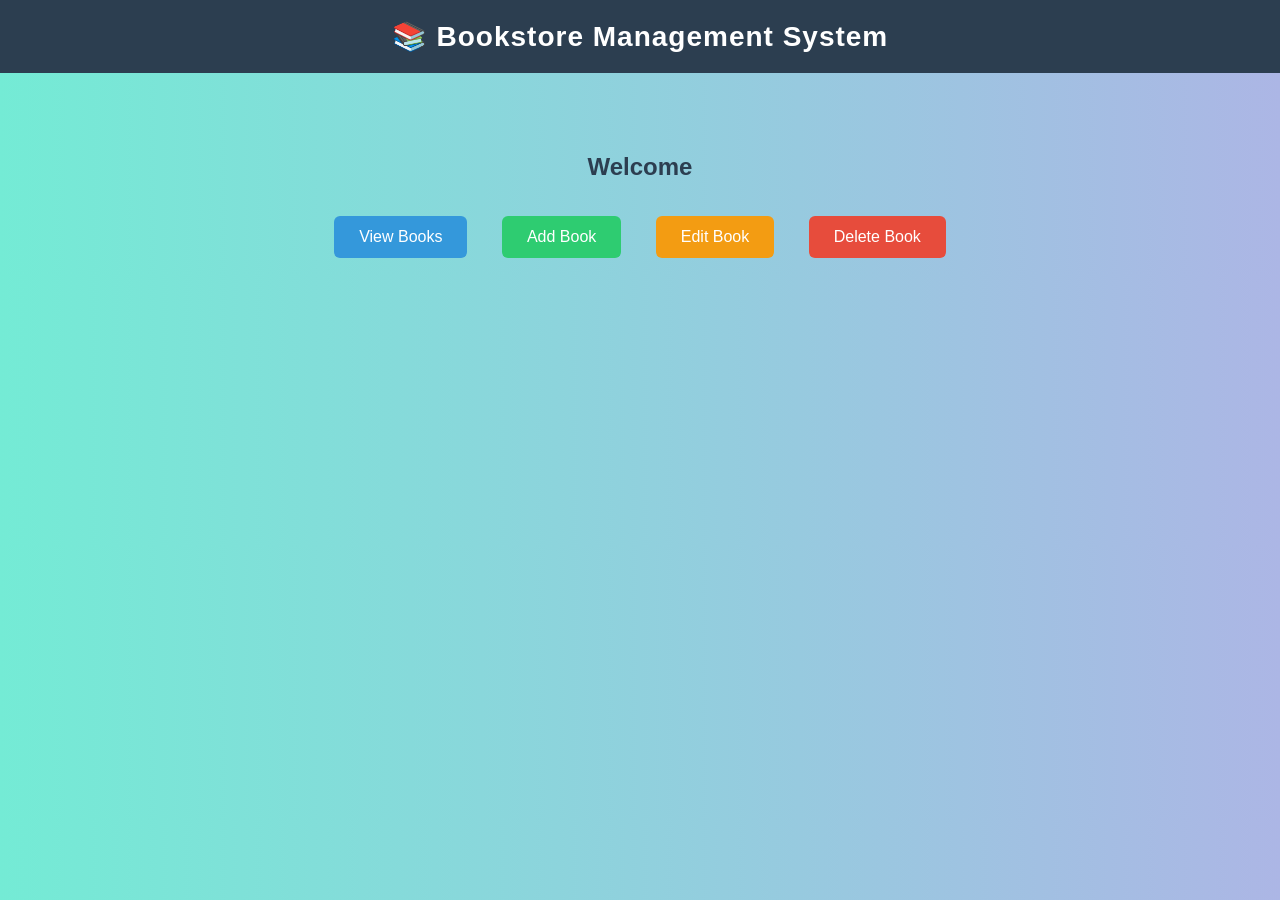
<file: Assignment No.7/BookStoreApp/index.html>
<!DOCTYPE html>
<html>
<head>
    <title>Bookstore Management System</title>

    <style>
        body {
            margin: 0;
            font-family: Arial, sans-serif;
            background: linear-gradient(to right, #74ebd5, #ACB6E5);
            text-align: center;
        }

        .header {
            background-color: #2c3e50;
            color: white;
            padding: 20px;
            font-size: 28px;
            font-weight: bold;
            letter-spacing: 1px;
        }

        .container {
            margin-top: 80px;
        }

        h2 {
            color: #2c3e50;
        }

        .btn {
            display: inline-block;
            padding: 12px 25px;
            margin: 15px;
            font-size: 16px;
            border-radius: 6px;
            text-decoration: none;
            color: white;
            transition: 0.3s;
        }

        .view {
            background-color: #3498db;
        }

        .add {
            background-color: #2ecc71;
        }

        .edit {
            background-color: #f39c12;
        }

        .delete {
            background-color: #e74c3c;
        }

        .btn:hover {
            opacity: 0.85;
            transform: scale(1.05);
        }
    </style>
</head>

<body>

<div class="header">
    📚 Bookstore Management System
</div>

<div class="container">
    <h2>Welcome</h2>

    <a href="BookServlet" class="btn view">View Books</a>
    <a href="addBook.html" class="btn add">Add Book</a>
    <a href="editBook.html" class="btn edit">Edit Book</a>
    <a href="deleteBook.html" class="btn delete">Delete Book</a>
</div>

</body>
</html>
</file>
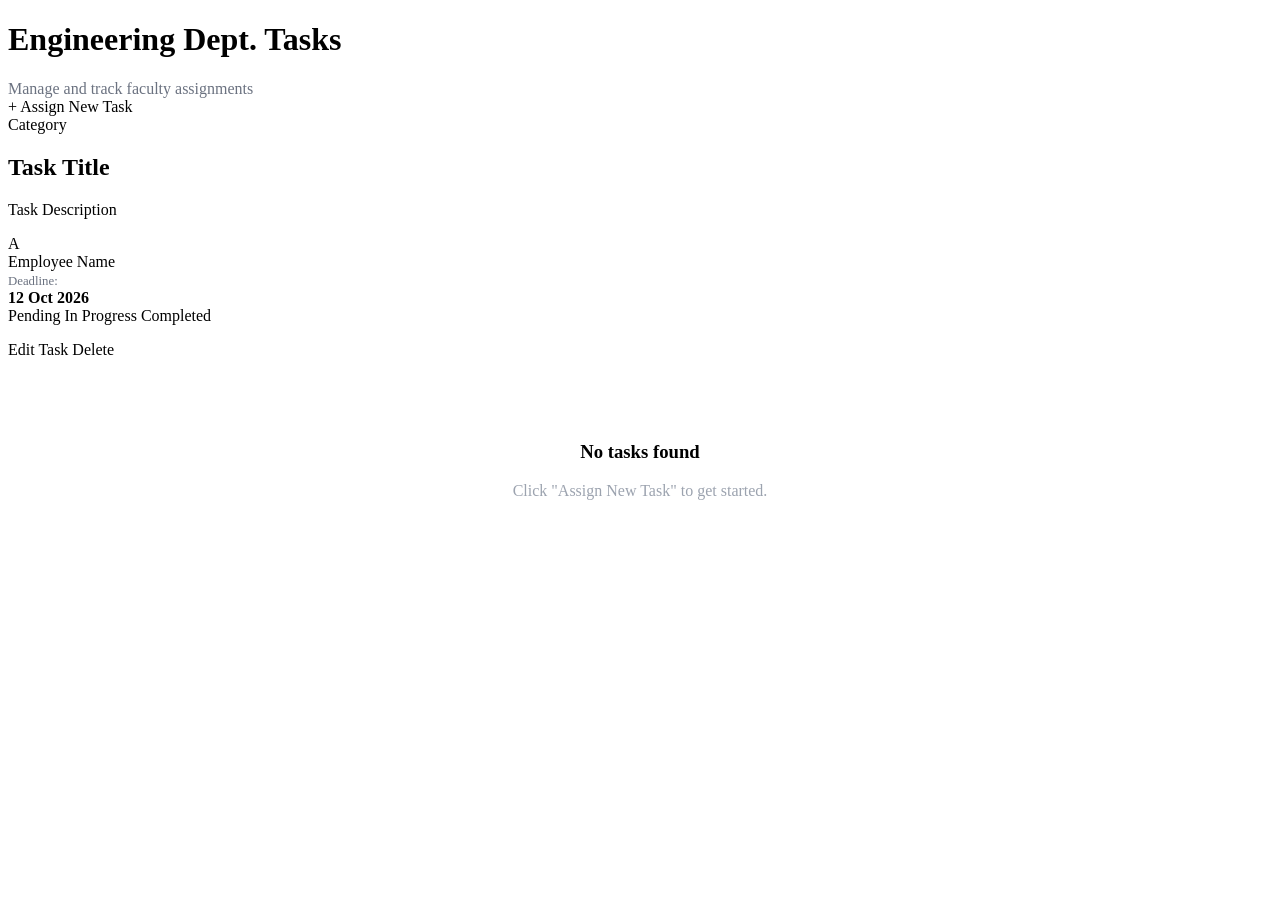
<file: Assignment No.9/target/classes/templates/index.html>
<!DOCTYPE html>
<html lang="en" xmlns:th="http://www.thymeleaf.org">
<head>
    <meta charset="UTF-8">
    <meta name="viewport" content="width=device-width, initial-scale=1.0">
    <title>Employee Task Management - Eng Dept</title>
    <link rel="stylesheet" th:href="@{/css/style.css}">
</head>
<body>
    <div class="container">
        <header class="glass-header">
            <div>
                <h1>Engineering Dept. Tasks</h1>
                <p style="margin: 0.5rem 0 0 0; color: #6b7280;">Manage and track faculty assignments</p>
            </div>
            <a th:href="@{/showNewTaskForm}" class="btn-primary">+ Assign New Task</a>
        </header>

        <div class="tasks-grid">
            <div th:each="task : ${listTasks}" class="task-card">
                <div class="task-category" th:text="${task.category}">Category</div>
                <h2 class="task-title" th:text="${task.title}">Task Title</h2>
                <p class="task-desc" th:text="${task.description}">Task Description</p>
                
                <div class="task-meta">
                    <div class="assignee">
                        <div class="avatar" th:text="${#strings.substring(task.employee.name,0,1)}">A</div>
                        <span th:text="${task.employee.name}">Employee Name</span>
                    </div>
                </div>

                <div class="task-meta" style="margin-bottom: 1rem;">
                    <div>
                        <span style="color: #6b7280; font-size: 0.8rem;">Deadline:</span><br>
                        <strong th:text="${#temporals.format(task.dueDate, 'dd MMM yyyy')}">12 Oct 2026</strong>
                    </div>
                    <div>
                        <span th:if="${task.status == 'Pending'}" class="badge badge-pending">Pending</span>
                        <span th:if="${task.status == 'In Progress'}" class="badge badge-progress">In Progress</span>
                        <span th:if="${task.status == 'Completed'}" class="badge badge-completed">Completed</span>
                    </div>
                </div>

                <div class="task-actions">
                    <a th:href="@{/showFormForUpdate/{id}(id=${task.id})}" class="btn-small btn-edit">Edit Task</a>
                    <a th:href="@{/deleteTask/{id}(id=${task.id})}" class="btn-small btn-delete" onclick="return confirm('Are you sure you want to delete this task?')">Delete</a>
                </div>
            </div>
            
            <div th:if="${#lists.isEmpty(listTasks)}" style="grid-column: 1 / -1; text-align: center; padding: 4rem; background: var(--card-bg); border-radius: 1rem; border: 1px dashed var(--primary-color);">
                <h3 style="color: var(--text-muted);">No tasks found</h3>
                <p style="color: #9ca3af;">Click "Assign New Task" to get started.</p>
            </div>
        </div>
    </div>
</body>
</html>
</file>
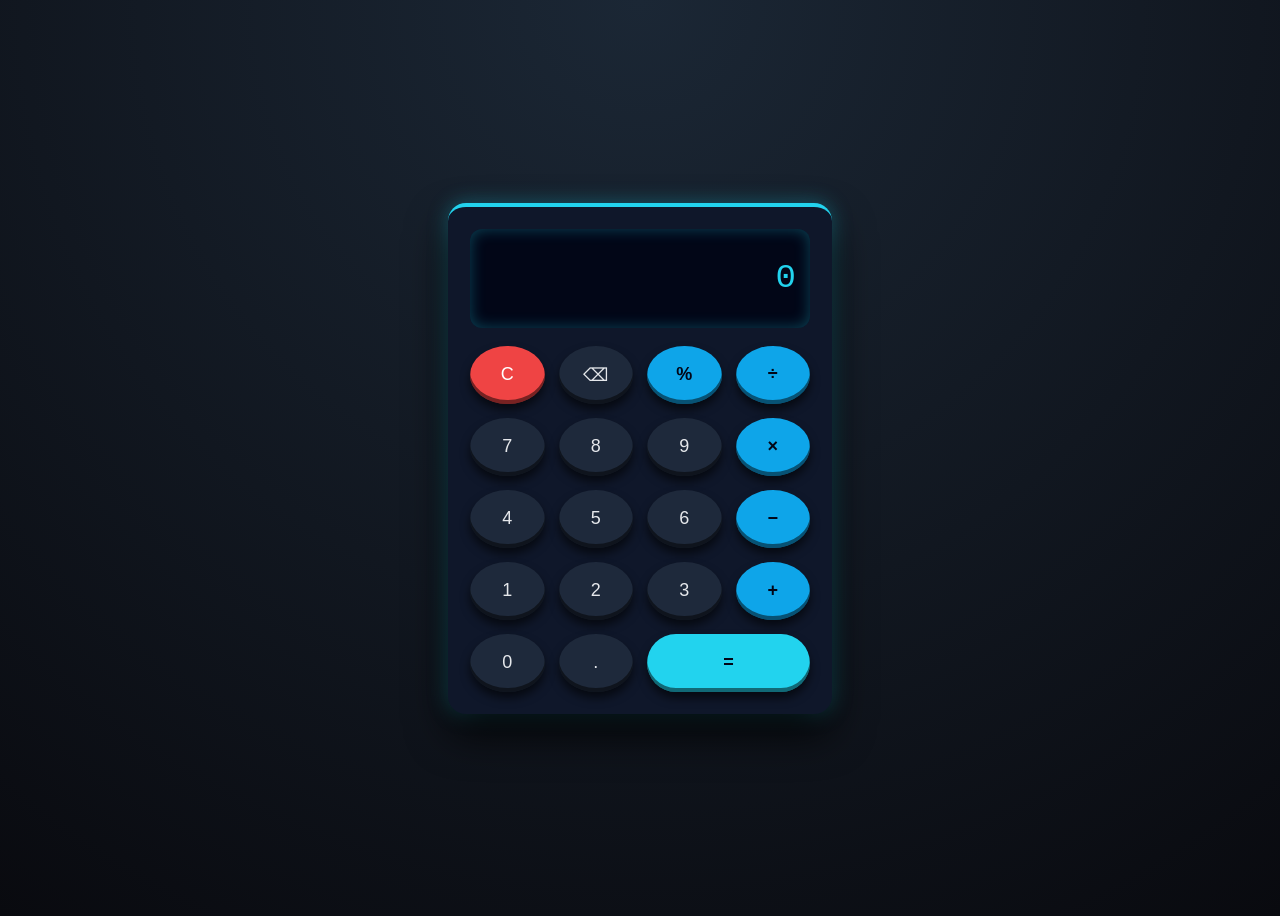
<file: Assignment No.3/Calculator/calculator.html>
<!DOCTYPE html>
<html lang="en">
<head>
<meta charset="UTF-8">
<title>CASIO Calculator</title>
<meta name="viewport" content="width=device-width, initial-scale=1.0">

<style>
/* ================= BACKGROUND ================= */
body {
    height: 100vh;
    display: flex;
    justify-content: center;
    align-items: center;
    background: radial-gradient(circle at top, #1b2735, #090a0f);
    font-family: 'Segoe UI', sans-serif;
}

/* ================= CALCULATOR CARD ================= */
.calculator {
    width: 340px;
    padding: 22px;
    border-radius: 18px;
    background: #0f172a;
    border-top: 4px solid #22d3ee;
    box-shadow:
        0 20px 40px rgba(0,0,0,0.8),
        0 0 20px rgba(34,211,238,0.4);
}

/* ================= DISPLAY ================= */
.display {
    height: 75px;
    border-radius: 12px;
    background: #020617;
    color: #22d3ee;
    font-size: 34px;
    padding: 12px;
    display: flex;
    align-items: center;
    justify-content: flex-end;
    font-family: 'Courier New', monospace;
    letter-spacing: 2px;
    box-shadow: inset 0 0 15px rgba(34,211,238,0.3);
    overflow-x: auto;
}

/* ================= BUTTON GRID ================= */
.buttons {
    margin-top: 18px;
    display: grid;
    grid-template-columns: repeat(4, 1fr);
    gap: 14px;
}

/* ================= BUTTON ================= */
button {
    height: 58px;
    border-radius: 50%;
    border: none;
    font-size: 18px;
    color: #e5e7eb;
    cursor: pointer;
    background: #1e293b;
    box-shadow:
        inset 0 -4px 0 rgba(0,0,0,0.5),
        0 6px 10px rgba(0,0,0,0.6);
    transition: 0.15s;
}

button:hover {
    background: #334155;
}

button:active {
    transform: scale(0.95);
}

/* ================= SPECIAL BUTTONS ================= */
.operator {
    background: #0ea5e9;
    color: #020617;
    font-weight: bold;
}

.equal {
    grid-column: span 2;
    border-radius: 30px;
    background: #22d3ee;
    color: #020617;
    font-weight: bold;
}

.clear {
    background: #ef4444;
    color: white;
}
</style>
</head>

<body>

<div class="calculator">
    <div class="display" id="display">0</div>

    <div class="buttons">
        <button class="clear" onclick="clearDisplay()">C</button>
        <button onclick="deleteLast()">⌫</button>
        <button class="operator" onclick="appendValue('%')">%</button>
        <button class="operator" onclick="appendValue('/')">÷</button>

        <button onclick="appendValue('7')">7</button>
        <button onclick="appendValue('8')">8</button>
        <button onclick="appendValue('9')">9</button>
        <button class="operator" onclick="appendValue('*')">×</button>

        <button onclick="appendValue('4')">4</button>
        <button onclick="appendValue('5')">5</button>
        <button onclick="appendValue('6')">6</button>
        <button class="operator" onclick="appendValue('-')">−</button>

        <button onclick="appendValue('1')">1</button>
        <button onclick="appendValue('2')">2</button>
        <button onclick="appendValue('3')">3</button>
        <button class="operator" onclick="appendValue('+')">+</button>

        <button onclick="appendValue('0')">0</button>
        <button onclick="appendValue('.')">.</button>
        <button class="equal" onclick="calculate()">=</button>
    </div>
</div>

<script>
let display = document.getElementById("display");

function appendValue(value) {
    if (display.innerText === "0") {
        display.innerText = value;
    } else {
        display.innerText += value;
    }
}

function clearDisplay() {
    display.innerText = "0";
}

function deleteLast() {
    display.innerText = display.innerText.slice(0, -1) || "0";
}

function calculate() {
    try {
        display.innerText = eval(display.innerText);
    } catch {
        display.innerText = "Error";
    }
}

/* Keyboard Support */
document.addEventListener("keydown", (e) => {
    if ("0123456789+-*/.%".includes(e.key)) appendValue(e.key);
    if (e.key === "Enter") calculate();
    if (e.key === "Backspace") deleteLast();
    if (e.key === "Escape") clearDisplay();
});
</script>

</body>
</html>
</file>
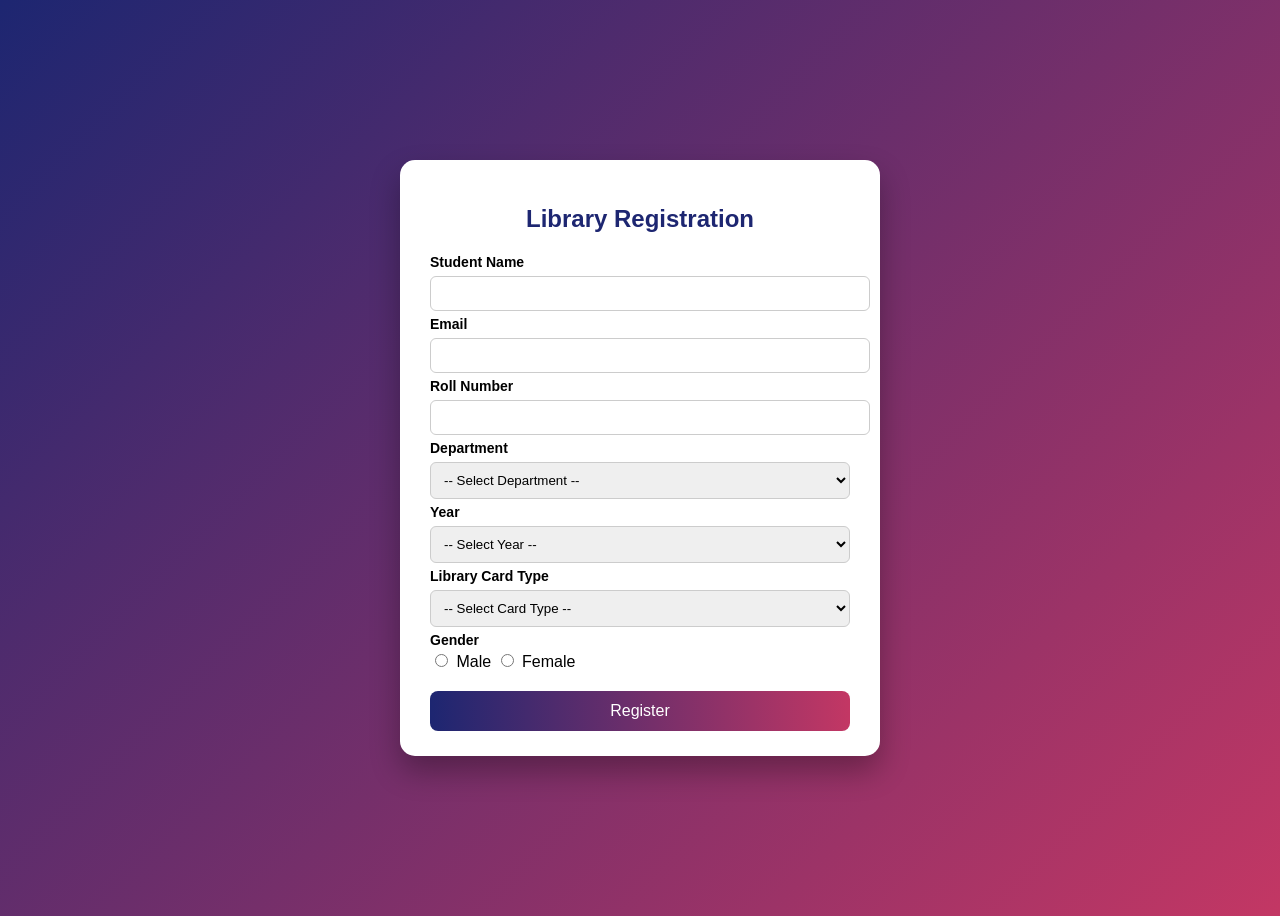
<file: Assignment No.3/Validation/validation.html>
<!DOCTYPE html>
<html lang="en">
<head>
<meta charset="UTF-8">
<title>Library Management System</title>

<style>
    body {
        background: linear-gradient(135deg, #1d2671, #c33764);
        font-family: Arial, sans-serif;
        display: flex;
        justify-content: center;
        align-items: center;
        height: 100vh;
    }

    .form-box {
        background: #ffffff;
        padding: 25px 30px;
        width: 420px;
        border-radius: 15px;
        box-shadow: 0 15px 30px rgba(0,0,0,0.3);
        animation: fadeIn 0.8s ease;
    }

    @keyframes fadeIn {
        from { opacity: 0; transform: translateY(20px); }
        to { opacity: 1; transform: translateY(0); }
    }

    h2 {
        text-align: center;
        color: #1d2671;
        margin-bottom: 20px;
    }

    label {
        font-weight: bold;
        font-size: 14px;
    }

    input, select {
        width: 100%;
        padding: 9px;
        margin-top: 5px;
        margin-bottom: 4px;
        border-radius: 6px;
        border: 1px solid #ccc;
        transition: 0.3s;
    }

    input:focus, select:focus {
        border-color: #1d2671;
        box-shadow: 0 0 6px rgba(29,38,113,0.5);
        outline: none;
    }

    .error {
        color: red;
        font-size: 12px;
        display: none;
        margin-bottom: 8px;
    }

    .valid {
        border-color: green !important;
    }

    .invalid {
        border-color: red !important;
    }

    .gender {
        margin-bottom: 10px;
    }

    .gender input {
        width: auto;
        margin-right: 4px;
    }

    button {
        width: 100%;
        padding: 11px;
        background: linear-gradient(to right, #1d2671, #c33764);
        color: white;
        font-size: 16px;
        border: none;
        border-radius: 8px;
        cursor: pointer;
        margin-top: 10px;
        transition: 0.3s;
    }

    button:hover {
        transform: scale(1.03);
        box-shadow: 0 6px 15px rgba(0,0,0,0.3);
    }
</style>
</head>

<body>

<div class="form-box">
    <h2>Library Registration</h2>

    <form onsubmit="return validateForm()">

        <label>Student Name</label>
        <input type="text" id="name" oninput="checkField(this)">
        <div class="error">Name is required</div>

        <label>Email</label>
        <input type="email" id="email" oninput="checkField(this)">
        <div class="error">Email is required</div>

        <label>Roll Number</label>
        <input type="text" id="roll" oninput="checkField(this)">
        <div class="error">Roll number is required</div>

        <label>Department</label>
        <select id="department" onchange="checkField(this)">
            <option value="">-- Select Department --</option>
            <option>Information Technology</option>
            <option>Mechanical</option>
            <option>Civil</option>
            <option>Computer</option>
            <option>Mechatronics</option>
            <option>Structural</option>
            <option>Electrical</option>
        </select>
        <div class="error">Please select department</div>

        <label>Year</label>
        <select id="year" onchange="checkField(this)">
            <option value="">-- Select Year --</option>
            <option>First Year</option>
            <option>Second Year</option>
            <option>Third Year</option>
            <option>Final Year</option>
        </select>
        <div class="error">Please select year</div>

        <label>Library Card Type</label>
        <select id="card" onchange="checkField(this)">
            <option value="">-- Select Card Type --</option>
            <option>Regular</option>
            <option>DSY</option>
        </select>
        <div class="error">Please select card type</div>

        <label>Gender</label>
        <div class="gender">
            <input type="radio" name="gender"> Male
            <input type="radio" name="gender"> Female
        </div>

        <button type="submit">Register</button>
    </form>
</div>

<script>
function checkField(input) {
    let error = input.nextElementSibling;
    if (input.value.trim() === "") {
        input.classList.add("invalid");
        input.classList.remove("valid");
        if (error) error.style.display = "block";
    } else {
        input.classList.add("valid");
        input.classList.remove("invalid");
        if (error) error.style.display = "none";
    }
}

function validateForm() {
    let inputs = document.querySelectorAll("input, select");
    let gender = document.querySelector('input[name="gender"]:checked');

    for (let input of inputs) {
        if (input.value === "") {
            alert("⚠️ Please fill all the fields!");
            return false;
        }
    }

    if (gender === null) {
        alert("⚠️ Please select gender!");
        return false;
    }

    alert("✅ Library Registration Successful!");
    return true;
}
</script>

</body>
</html>
</file>
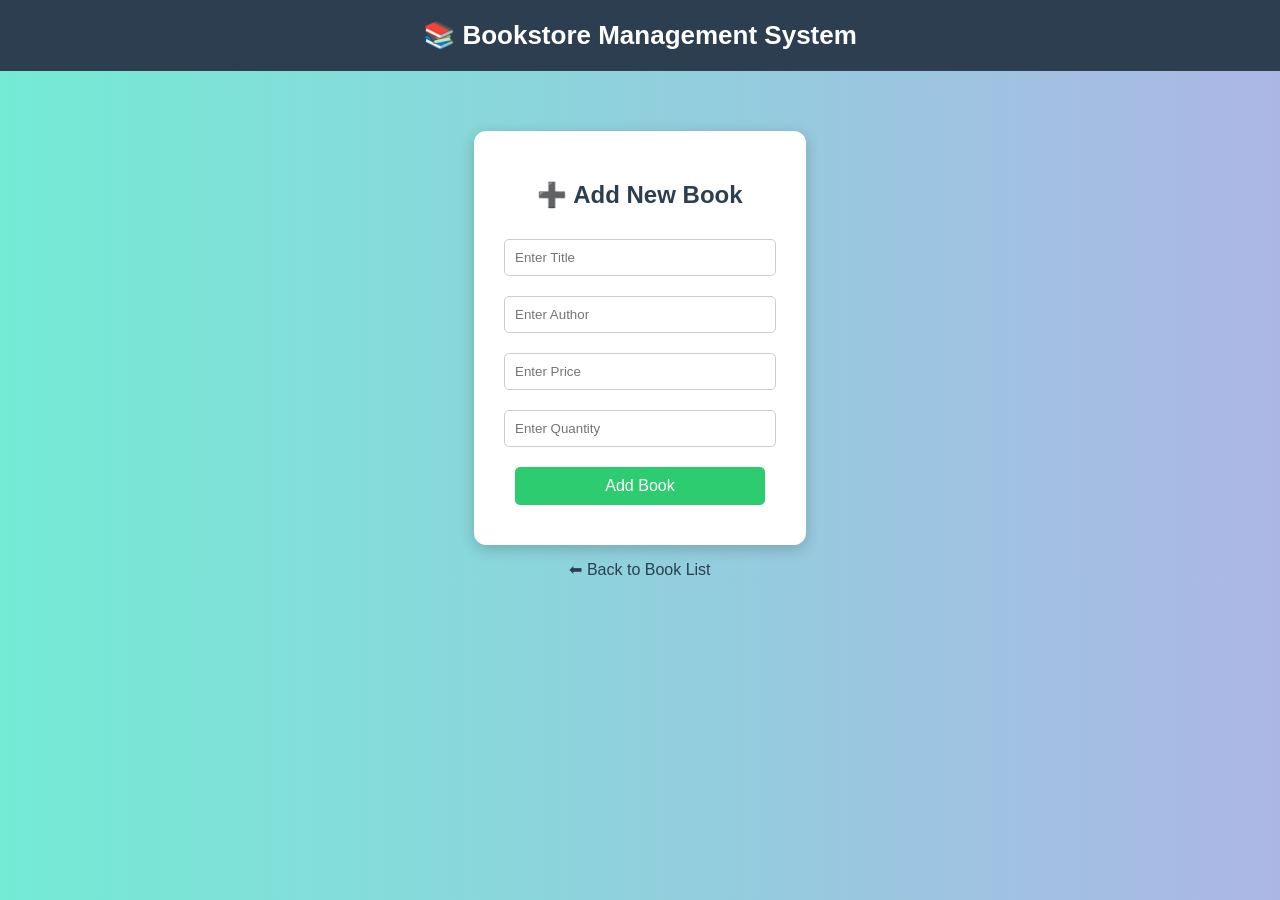
<file: Assignment No.7/BookStoreApp/addBook.html>
<!DOCTYPE html>
<html>
<head>
    <title>Add Book</title>

    <style>
        body {
            margin: 0;
            font-family: Arial, sans-serif;
            background: linear-gradient(to right, #74ebd5, #ACB6E5);
            text-align: center;
        }

        .header {
            background-color: #2c3e50;
            color: white;
            padding: 20px;
            font-size: 26px;
            font-weight: bold;
        }

        .form-container {
            margin-top: 60px;
        }

        form {
            background: white;
            padding: 30px;
            display: inline-block;
            border-radius: 12px;
            box-shadow: 0 4px 15px rgba(0,0,0,0.2);
        }

        h2 {
            color: #2c3e50;
        }

        input {
            padding: 10px;
            width: 250px;
            margin: 10px 0;
            border-radius: 5px;
            border: 1px solid #ccc;
        }

        input:focus {
            outline: none;
            border-color: #3498db;
        }

        input[type="submit"] {
            background-color: #2ecc71;
            color: white;
            border: none;
            cursor: pointer;
            font-size: 16px;
        }

        input[type="submit"]:hover {
            background-color: #27ae60;
        }

        .back {
            display: block;
            margin-top: 15px;
            text-decoration: none;
            color: #2c3e50;
        }
    </style>
</head>

<body>

<div class="header">
    📚 Bookstore Management System
</div>

<div class="form-container">
    <form action="BookServlet" method="post">
        <h2>➕ Add New Book</h2>

        <input type="hidden" name="action" value="add">

        <input type="text" name="title" placeholder="Enter Title" required><br>

        <input type="text" name="author" placeholder="Enter Author" required><br>

        <input type="number" step="0.01" name="price" placeholder="Enter Price" required><br>

        <input type="number" name="qty" placeholder="Enter Quantity" required><br>

        <input type="submit" value="Add Book">
    </form>

    <a href="BookServlet" class="back">⬅ Back to Book List</a>
</div>

</body>
</html>
</file>
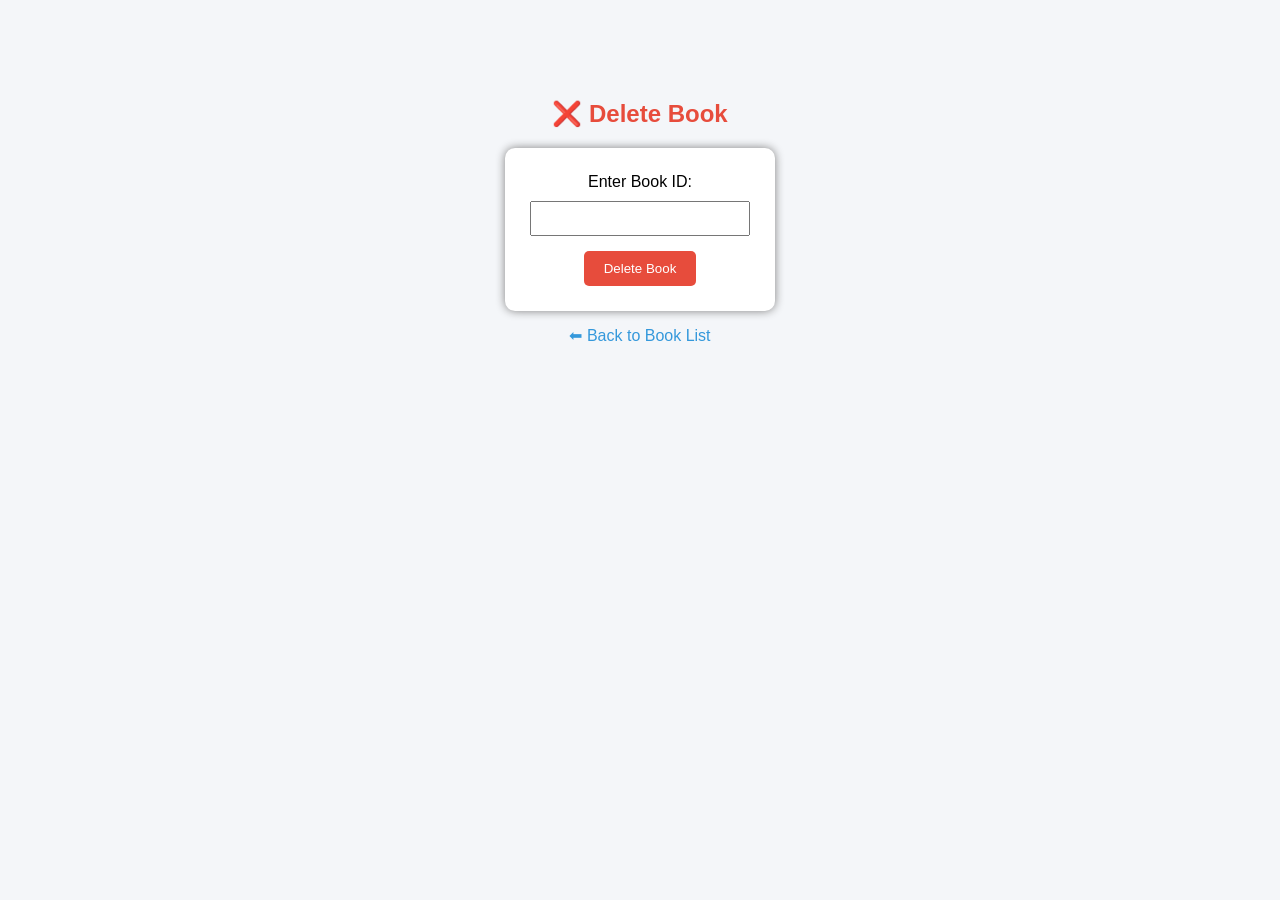
<file: Assignment No.7/BookStoreApp/deleteBook.html>
<!DOCTYPE html>
<html>
<head>
    <title>Delete Book</title>

    <style>
        body {
            font-family: Arial, sans-serif;
            background-color: #f4f6f9;
            text-align: center;
            margin-top: 100px;
        }

        h2 {
            color: #e74c3c;
        }

        form {
            background: white;
            padding: 25px;
            display: inline-block;
            border-radius: 10px;
            box-shadow: 0 0 10px gray;
        }

        input[type="number"] {
            padding: 8px;
            width: 200px;
            margin-top: 10px;
        }

        input[type="submit"] {
            padding: 10px 20px;
            margin-top: 15px;
            background-color: #e74c3c;
            color: white;
            border: none;
            border-radius: 5px;
            cursor: pointer;
        }

        input[type="submit"]:hover {
            background-color: #c0392b;
        }

        a {
            display: block;
            margin-top: 15px;
            text-decoration: none;
            color: #3498db;
        }
    </style>
</head>
<body>

<h2>❌ Delete Book</h2>

<form action="BookServlet" method="post">
    <input type="hidden" name="action" value="delete">

    Enter Book ID:<br>
    <input type="number" name="id" required><br>

    <input type="submit" value="Delete Book"
    onclick="return confirm('Are you sure you want to delete this book?');">
</form>

<a href="BookServlet">⬅ Back to Book List</a>

</body>
</html>
</file>
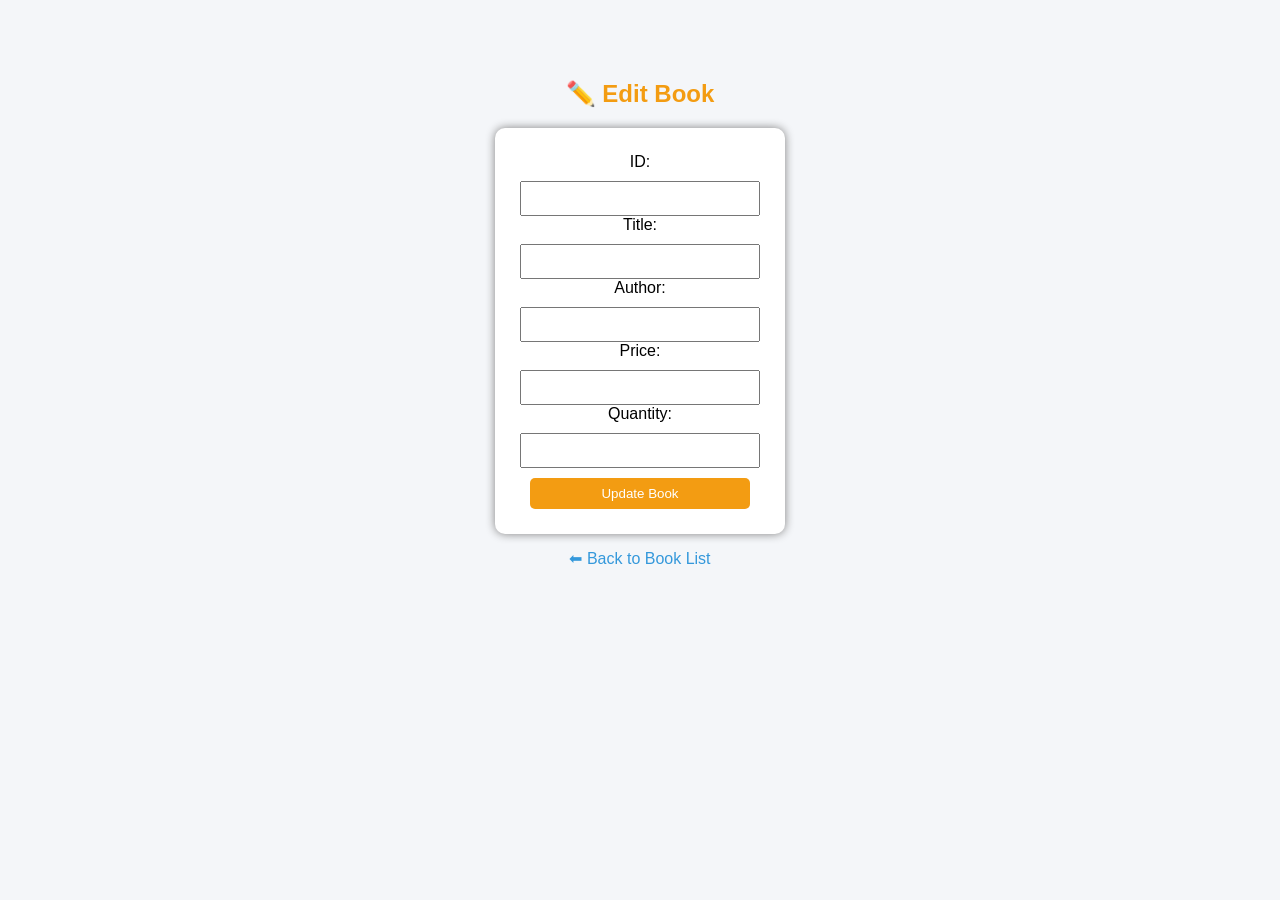
<file: Assignment No.7/BookStoreApp/editBook.html>
<!DOCTYPE html>
<html>
<head>
    <title>Edit Book</title>

    <style>
        body {
            font-family: Arial, sans-serif;
            background-color: #f4f6f9;
            text-align: center;
            margin-top: 80px;
        }

        h2 {
            color: #f39c12;
        }

        form {
            background: white;
            padding: 25px;
            display: inline-block;
            border-radius: 10px;
            box-shadow: 0 0 10px gray;
        }

        input {
            padding: 8px;
            width: 220px;
            margin-top: 10px;
        }

        input[type="submit"] {
            background-color: #f39c12;
            color: white;
            border: none;
            border-radius: 5px;
            cursor: pointer;
        }

        input[type="submit"]:hover {
            background-color: #d68910;
        }

        a {
            display: block;
            margin-top: 15px;
            text-decoration: none;
            color: #3498db;
        }
    </style>
</head>

<body>

<h2>✏️ Edit Book</h2>

<form action="BookServlet" method="post">
    <input type="hidden" name="action" value="update">

    ID:<br>
    <input type="number" name="id" required><br>

    Title:<br>
    <input type="text" name="title" required><br>

    Author:<br>
    <input type="text" name="author" required><br>

    Price:<br>
    <input type="number" step="0.01" name="price" required><br>

    Quantity:<br>
    <input type="number" name="qty" required><br>

    <input type="submit" value="Update Book">
</form>

<a href="BookServlet">⬅ Back to Book List</a>

</body>
</html>
</file>
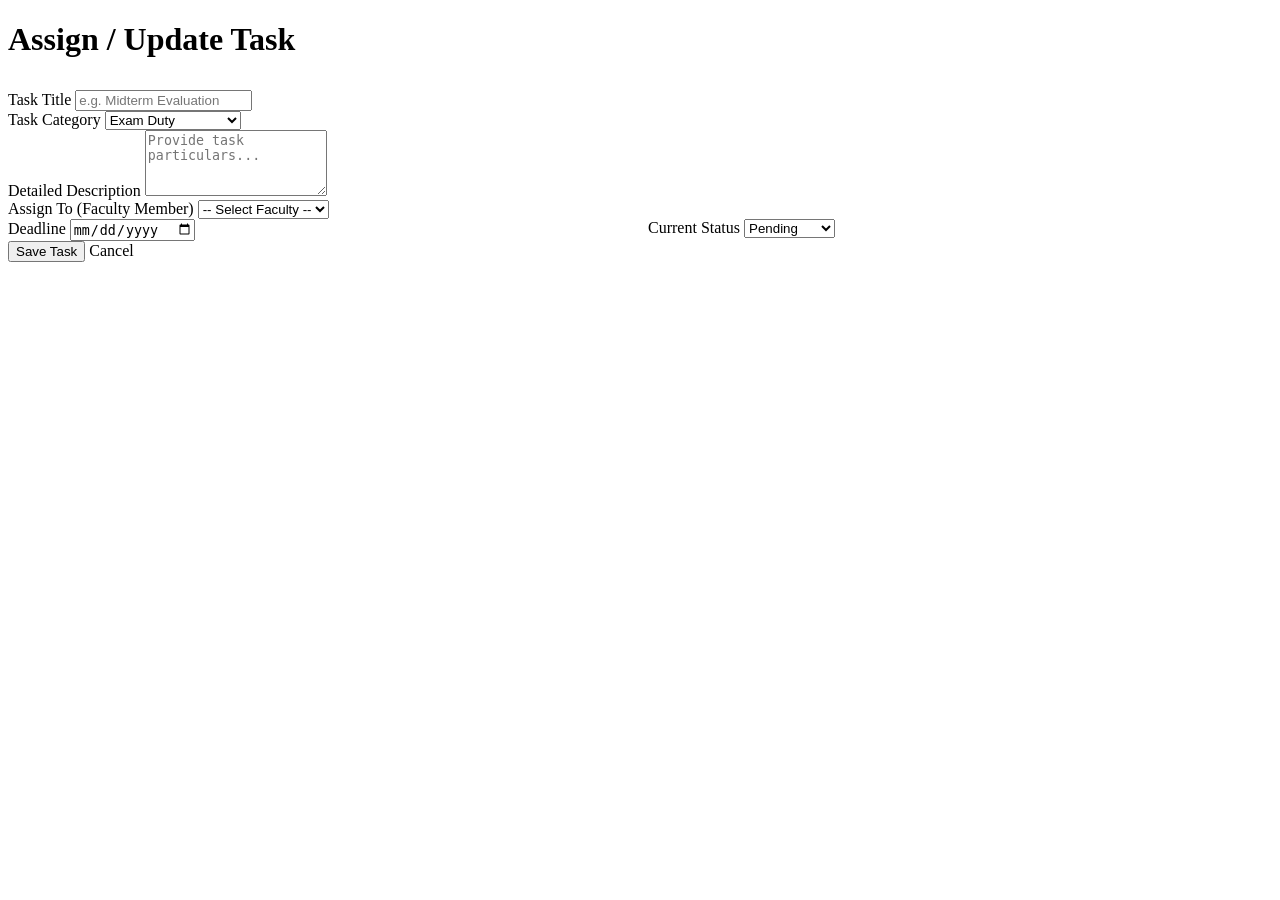
<file: Assignment No.9/target/classes/templates/assign-task.html>
<!DOCTYPE html>
<html lang="en" xmlns:th="http://www.thymeleaf.org">
<head>
    <meta charset="UTF-8">
    <meta name="viewport" content="width=device-width, initial-scale=1.0">
    <title>Assign Task - Employee Task Management</title>
    <link rel="stylesheet" th:href="@{/css/style.css}">
</head>
<body>
    <div class="container">
        <header class="glass-header" style="justify-content: center; margin-bottom: 2rem;">
            <h1>Assign / Update Task</h1>
        </header>

        <div class="form-container">
            <form action="#" th:action="@{/saveTask}" th:object="${task}" method="POST">
                
                <!-- Add hidden form field to handle update -->
                <input type="hidden" th:field="*{id}" />
                
                <div class="form-group">
                    <label for="title">Task Title</label>
                    <input type="text" id="title" th:field="*{title}" class="form-control" placeholder="e.g. Midterm Evaluation" required>
                </div>

                <div class="form-group">
                    <label for="category">Task Category</label>
                    <select id="category" th:field="*{category}" class="form-control" required>
                        <option value="Exam Duty">Exam Duty</option>
                        <option value="Project Guide">Project Guide</option>
                        <option value="Documentation">Documentation</option>
                        <option value="Event Coordination">Event Coordination</option>
                        <option value="Report Submission">Report Submission</option>
                    </select>
                </div>

                <div class="form-group">
                    <label for="description">Detailed Description</label>
                    <textarea id="description" th:field="*{description}" class="form-control" rows="4" placeholder="Provide task particulars..." required></textarea>
                </div>

                <div class="form-group">
                    <label for="employee">Assign To (Faculty Member)</label>
                    <select id="employee" th:field="*{employee}" class="form-control" required>
                        <option value="">-- Select Faculty --</option>
                        <option th:each="emp : ${employees}" th:value="${emp.id}" th:text="${emp.name + ' (' + emp.department + ')'}">
                        </option>
                    </select>
                </div>

                <div style="display: grid; grid-template-columns: 1fr 1fr; gap: 1rem;">
                    <div class="form-group">
                        <label for="dueDate">Deadline</label>
                        <input type="date" id="dueDate" th:field="*{dueDate}" class="form-control" required>
                    </div>

                    <div class="form-group">
                        <label for="status">Current Status</label>
                        <select id="status" th:field="*{status}" class="form-control" required>
                            <option value="Pending">Pending</option>
                            <option value="In Progress">In Progress</option>
                            <option value="Completed">Completed</option>
                        </select>
                    </div>
                </div>

                <div class="actions">
                    <button type="submit" class="btn-primary" style="flex: 1;">Save Task</button>
                    <a th:href="@{/}" class="btn-secondary" style="flex: 1; text-align: center;">Cancel</a>
                </div>
            </form>
        </div>
    </div>
</body>
</html>
</file>
